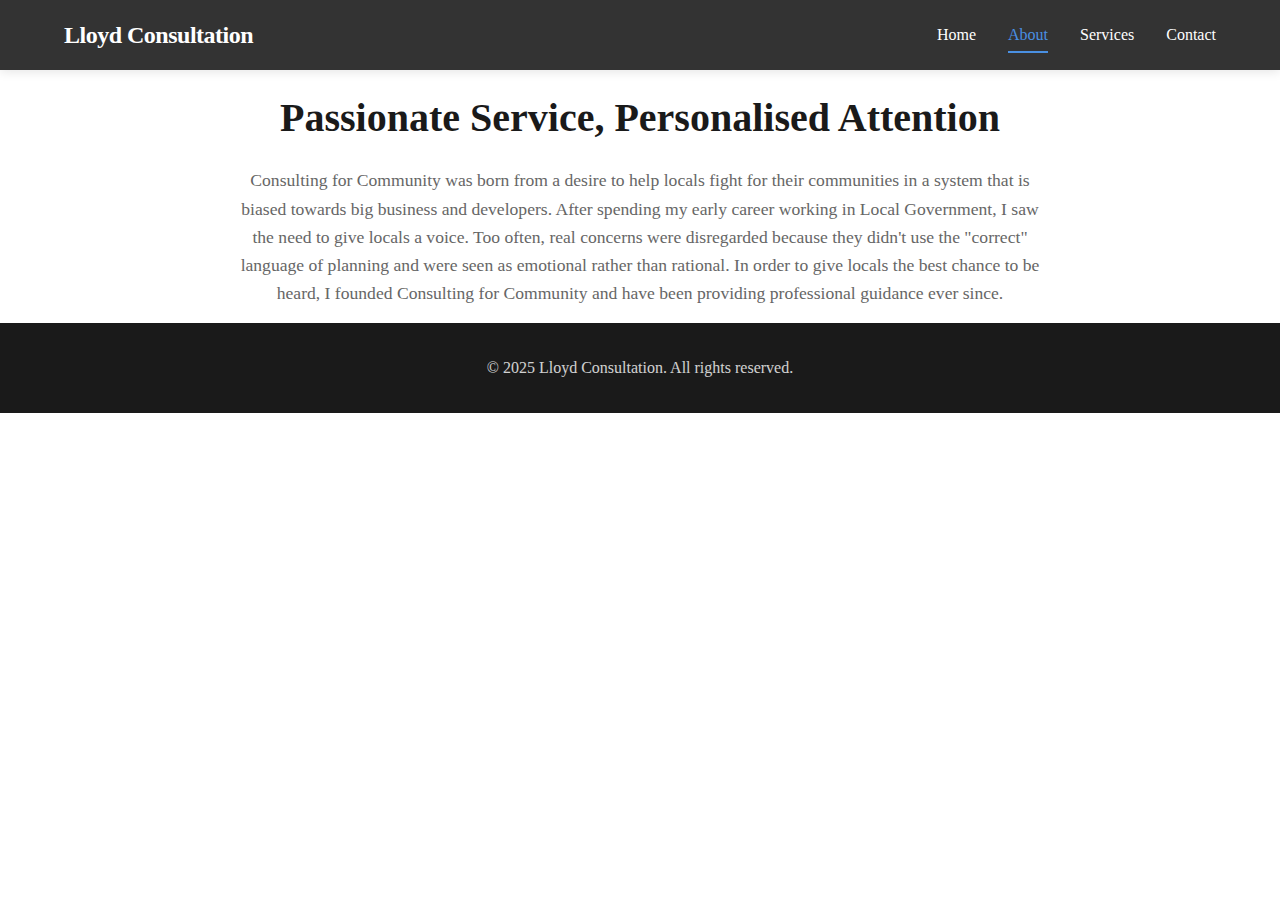
<file: about.html>
<!DOCTYPE html>
<html lang="en">
<head>
    <meta charset="UTF-8">
    <meta name="viewport" content="width=device-width, initial-scale=1.0">
    <link rel="stylesheet" href="css/style.css">
    <link href="https://fonts.googleapis.com/css2?family=Inter:wght@400;500;600;700&display=swap" rel="stylesheet">
    <title>About | Lloyd Consultation</title>
</head>
<body>
    <!-- Navigation Bar -->
    <nav class="navigation-bar">
        <div class="logo">Lloyd Consultation</div>
        <div class="nav-button-container">
            <a href="index.html" class="nav-link">Home</a>
            <a href="about.html" class="nav-link active">About</a>
            <a href="index.html#services" class="nav-link">Services</a>
            <a href="index.html#contact" class="nav-link">Contact</a>
        </div>
    </nav>

    <!-- About Section -->
    <section class="ethos-section">
        <div class="container">
            <h2 class="section-title">Passionate Service, Personalised Attention</h2>
            <p class="section-subtitle">Consulting for Community was born from a desire to help locals fight for their communities in a system that is biased towards big business and developers. After spending my early career working in Local Government, I saw the need to give locals a voice. Too often, real concerns were disregarded because they didn't use the "correct" language of planning and were seen as emotional rather than rational. In order to give locals the best chance to be heard, I founded Consulting for Community and have been providing professional guidance ever since.</p>
        </div>
    </section>

    <!-- Footer -->
    <footer class="footer">
        <p>&copy; 2025 Lloyd Consultation. All rights reserved.</p>
    </footer>
</body>
</html>
</file>
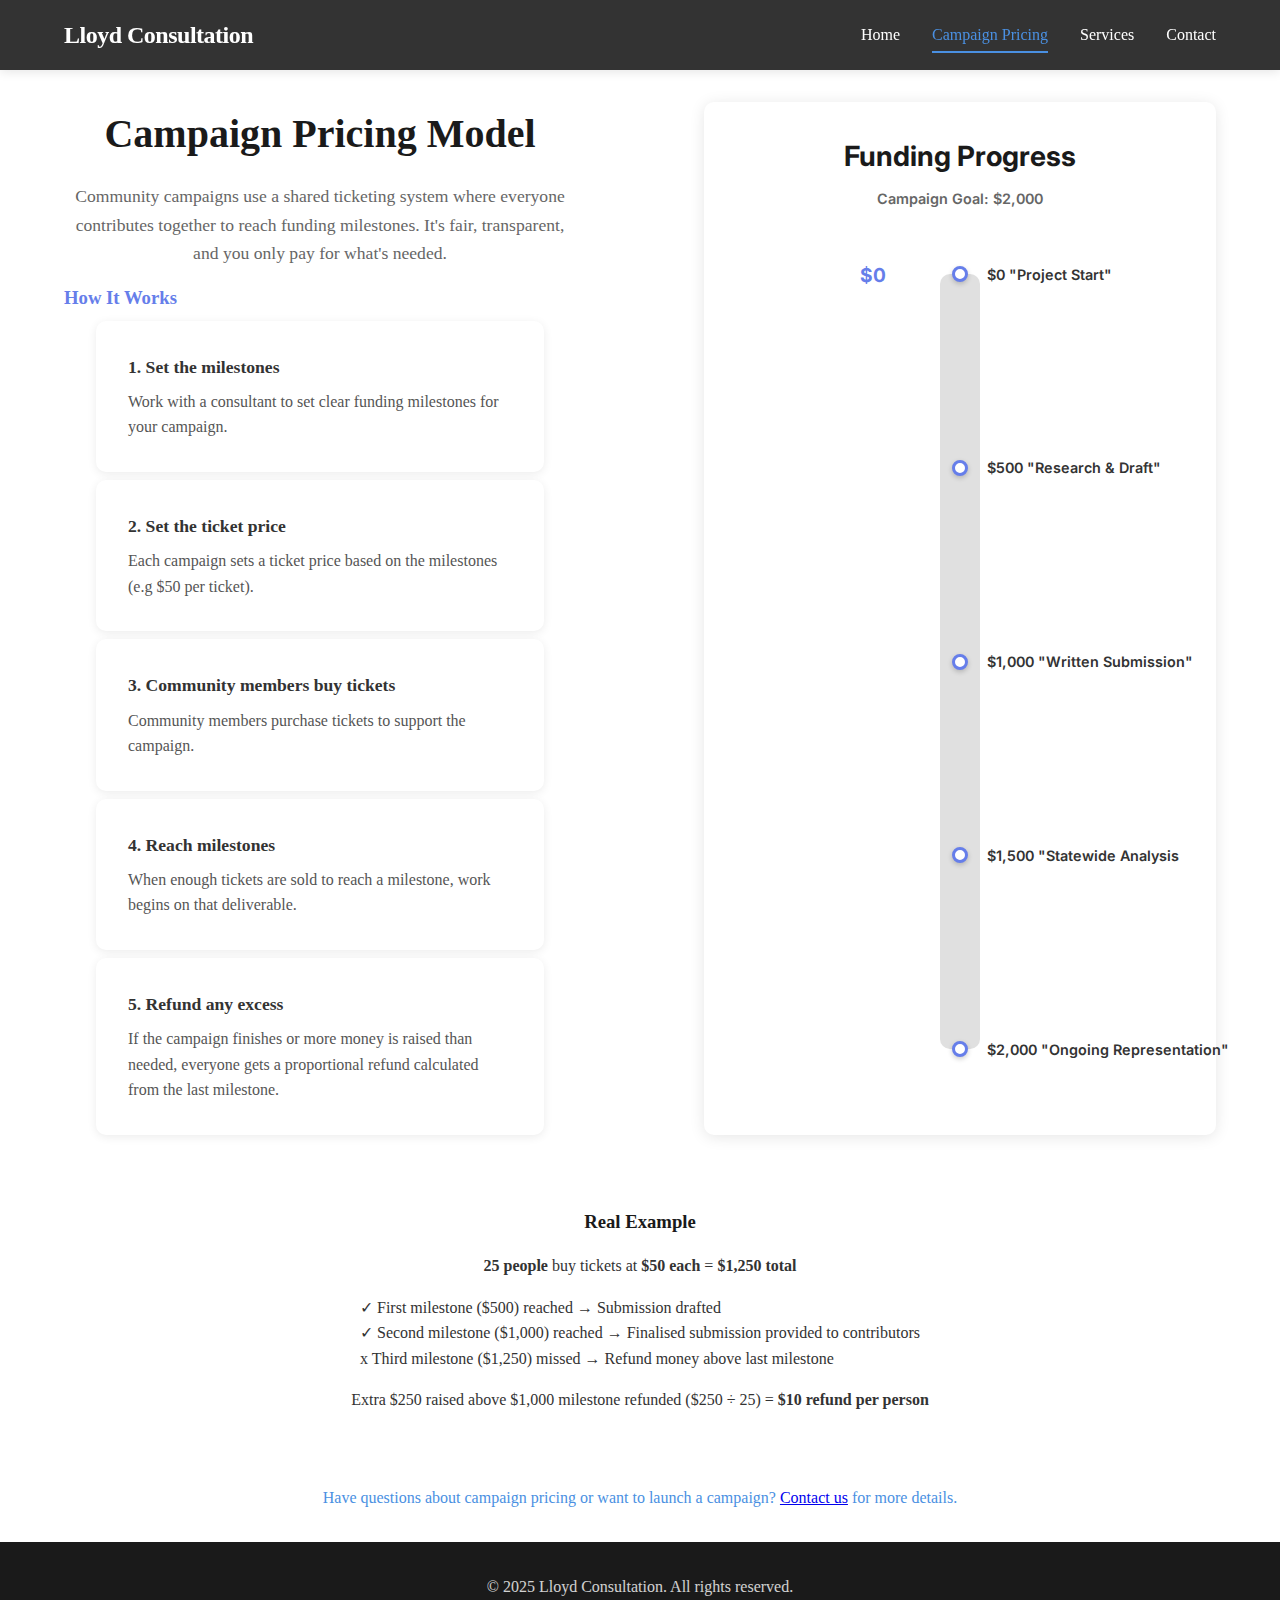
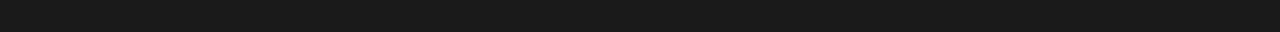
<file: campaign-pricing.html>
<!DOCTYPE html>
<html lang="en">
  <head>
    <meta charset="UTF-8" />
    <meta name="viewport" content="width=device-width, initial-scale=1.0" />
    <link rel="stylesheet" href="css/style.css" />
    <link
      href="https://fonts.googleapis.com/css2?family=Inter:wght@400;500;600;700&display=swap"
      rel="stylesheet"
    />
    <title>Campaign Pricing | Lloyd Consultation</title>
  </head>
  <body>
    <!-- Navigation Bar -->
    <nav class="navigation-bar">
      <div class="logo">Lloyd Consultation</div>
      <div class="nav-button-container">
        <a href="index.html" class="nav-link">Home</a>
        <a href="campaign-pricing.html" class="nav-link active"
          >Campaign Pricing</a
        >
        <a href="index.html#services" class="nav-link">Services</a>
        <a href="index.html#contact" class="nav-link">Contact</a>
      </div>
    </nav>

    <!-- Campaign Pricing Section -->
    <section>
      <div class="split-section">
        <div
          class="split-content"
          style="
            align-items: center;
            justify-content: flex-start;
            padding: 2rem 4rem;
            min-width: 50%;
          "
        >
          <h2 class="section-title" style="margin-top: 0rem">
            Campaign Pricing Model
          </h2>
          <p class="section-subtitle">
            Community campaigns use a shared ticketing system where everyone
            contributes together to reach funding milestones. It's fair,
            transparent, and you only pay for what's needed.
          </p>

          <div style="margin: rem 0">
            <h3 style="color: #667eea; margin-bottom: 0rem">How It Works</h3>
            <div class="service-card">
              <strong style="font-size: 1.1rem">1. Set the milestones</strong>
              <p style="margin: 0.5rem 0 0 0">
                Work with a consultant to set clear funding milestones for your
                campaign.
              </p>
            </div>
            <div class="service-card">
              <strong style="font-size: 1.1rem">2. Set the ticket price</strong>
              <p style="margin: 0.5rem 0 0 0">
                Each campaign sets a ticket price based on the milestones (e.g
                $50 per ticket).
              </p>
            </div>
            <div class="service-card">
              <strong style="font-size: 1.1rem"
                >3. Community members buy tickets</strong
              >
              <p style="margin: 0.5rem 0 0 0">
                Community members purchase tickets to support the campaign.
              </p>
            </div>
            <div class="service-card">
              <strong style="font-size: 1.1rem">4. Reach milestones</strong>
              <p style="margin: 0.5rem 0 0 0">
                When enough tickets are sold to reach a milestone, work begins
                on that deliverable.
              </p>
            </div>
            <div class="service-card">
              <strong style="font-size: 1.1rem">5. Refund any excess</strong>
              <p style="margin: 0.5rem 0 0 0">
                If the campaign finishes or more money is raised than needed,
                everyone gets a proportional refund calculated from the last
                milestone.
              </p>
            </div>
          </div>
        </div>

        <div
          class="split-content"
          style="align-items: center; justify-content: left; padding: 2rem 4rem"
        >
          <div
            class="funding-visual"
            style="
              width: 100%;
              height: 100%;
              max-width: none;
              display: flex;
              flex-direction: column;
              justify-content: flex-start;
              align-items: center;
              margin: 0 0 0.5rem 0;
            "
          >
            <h2 class="funding-title">Funding Progress</h2>
            <p
              class="funding-amount"
              style="font-size: 0.9rem; color: #666; margin-bottom: 2rem"
            >
              Campaign Goal: $2,000
            </p>
            <div
              style="
                position: relative;
                display: flex;
                align-items: flex-start;
                gap: 1rem;
                height: 80%;
              "
            >
              <p
                id="fillPercentageDisplay"
                style="
                  position: absolute;
                  left: -80px;
                  top: 0;
                  font-size: 1.2rem;
                  font-weight: 700;
                  color: #667eea;
                  transition: top 0.5s ease;
                  white-space: nowrap;
                  transform: translateY(57%);
                "
              >
                $0
              </p>
              <div
                class="milestone-bar-vertical"
                style="height: 100%; width: 40px"
              >
                <div
                  class="milestone-fill-vertical"
                  id="progressFill"
                  style="height: 0%"
                ></div>

                <!-- Milestone markers (top to bottom: $0 to $2000) -->
                <div class="milestone-marker-vertical" style="top: 0%">
                  <span class="milestone-label-vertical" data-milestone="0"
                    >$0 "Project Start"</span
                  >
                  <div class="milestone-dot-vertical" data-milestone="0"></div>
                </div>
                <div class="milestone-marker-vertical" style="top: 25%">
                  <span class="milestone-label-vertical" data-milestone="25"
                    >$500 "Research & Draft"</span
                  >
                  <div class="milestone-dot-vertical" data-milestone="25"></div>
                </div>
                <div class="milestone-marker-vertical" style="top: 50%">
                  <span class="milestone-label-vertical" data-milestone="50"
                    >$1,000 "Written Submission"</span
                  >
                  <div class="milestone-dot-vertical" data-milestone="50"></div>
                </div>
                <div class="milestone-marker-vertical" style="top: 75%">
                  <span class="milestone-label-vertical" data-milestone="75"
                    >$1,500 "Statewide Analysis</span
                  >
                  <div class="milestone-dot-vertical" data-milestone="75"></div>
                </div>
                <div class="milestone-marker-vertical" style="top: 100%">
                  <span class="milestone-label-vertical" data-milestone="100"
                    >$2,000 "Ongoing Representation"</span
                  >
                  <div
                    class="milestone-dot-vertical"
                    data-milestone="100"
                  ></div>
                </div>
              </div>
            </div>
          </div>
        </div>
      </div>
      <div
        style="
          display: flex;
          flex-direction: column;
          justify-content: center;
          align-items: center;
          padding: 2rem 2rem;
        "
      >
        <h3 style="color: #1a1a1a; margin-bottom: 0.5rem">Real Example</h3>
        <p style="margin: 0.5rem 0">
          <strong>25 people</strong> buy tickets at <strong>$50 each</strong> =
          <strong>$1,250 total</strong>
        </p>
        <p style="margin: 0.5rem 0">
          ✓ First milestone ($500) reached → Submission drafted<br />
          ✓ Second milestone ($1,000) reached → Finalised submission provided to
          contributors<br />
          x Third milestone ($1,250) missed → Refund money above last
          milestone<br />
        </p>
        <p style="margin: 0.5rem 0">
          Extra $250 raised above $1,000 milestone refunded ($250 ÷ 25) =
          <strong>$10 refund per person</strong>
        </p>
      </div>

      <div style="padding: 2rem; text-align: center">
        <p style="font-weight: 500; color: #4a90e2">
          Have questions about campaign pricing or want to launch a campaign?
          <a href="index.html#contact">Contact us</a> for more details.
        </p>
      </div>
    </section>

    <!-- Footer -->
    <footer class="footer">
      <p>&copy; 2025 Lloyd Consultation. All rights reserved.</p>
    </footer>

    <!-- Progress Bar Scroll Animation Script -->
    <script>
      let currentDisplayAmount = 0;
      let targetAmount = 0;
      let animationFrame = null;

      function animateNumber() {
        const diff = targetAmount - currentDisplayAmount;
        if (Math.abs(diff) > 1) {
          currentDisplayAmount += diff * 0.1; // Smooth easing
          const percentageDisplay = document.getElementById(
            "fillPercentageDisplay"
          );
          if (percentageDisplay) {
            percentageDisplay.textContent =
              "$" + Math.round(currentDisplayAmount).toLocaleString();
          }
          requestAnimationFrame(animateNumber);
        } else {
          currentDisplayAmount = targetAmount;
          const percentageDisplay = document.getElementById(
            "fillPercentageDisplay"
          );
          if (percentageDisplay) {
            percentageDisplay.textContent =
              "$" + Math.round(currentDisplayAmount).toLocaleString();
          }
          animationFrame = null; // Reset so it can start again
        }
      }

      window.addEventListener("scroll", function () {
        const progressBar = document.querySelector(".milestone-bar-vertical");
        const progressFill = document.getElementById("progressFill");

        if (!progressBar || !progressFill) return;

        // Get position of progress bar relative to viewport
        const rect = progressBar.getBoundingClientRect();
        const windowHeight = window.innerHeight;
        const windowMiddle = windowHeight / 2;

        // Calculate progress bar's top position relative to middle of screen
        const barTop = rect.top;
        const barBottom = rect.bottom;

        // 0% when bar top is at middle, 100% when bar bottom reaches middle
        let fillPercentage = 0;

        if (barTop <= windowMiddle && barBottom >= windowMiddle) {
          // Bar is crossing the middle line
          const distanceIntoMiddle = windowMiddle - barTop;
          fillPercentage = Math.min(
            (distanceIntoMiddle / rect.height) * 100,
            100
          );
        } else if (barBottom < windowMiddle) {
          // Bar has completely passed the middle
          fillPercentage = 100;
        }

        progressFill.style.height = fillPercentage + "%";

        // Update the dollar amount display with smooth animation
        const maxGoal = 2000;
        targetAmount = (fillPercentage / 100) * maxGoal;

        // Position the dollar display at the top of the fill
        const percentageDisplay = document.getElementById(
          "fillPercentageDisplay"
        );
        if (percentageDisplay && progressBar) {
          const fillTop = (fillPercentage / 100) * progressBar.offsetHeight;
          percentageDisplay.style.top = fillTop + "px";
        }

        // Update milestone label and dot colors based on fill percentage
        const milestoneLabels = document.querySelectorAll(
          ".milestone-label-vertical"
        );
        const milestoneDots = document.querySelectorAll(
          ".milestone-dot-vertical"
        );

        milestoneLabels.forEach((label) => {
          const milestoneValue = parseFloat(
            label.getAttribute("data-milestone")
          );
          if (fillPercentage >= milestoneValue) {
            label.style.color = "#667eea"; // Purple when reached
            label.style.fontWeight = "700"; // Bold when reached
          } else {
            label.style.color = "#333"; // Dark gray when not reached
            label.style.fontWeight = "600"; // Normal weight
          }
        });

        milestoneDots.forEach((dot) => {
          const milestoneValue = parseFloat(dot.getAttribute("data-milestone"));
          if (fillPercentage >= milestoneValue) {
            dot.style.background = "#667eea"; // Purple fill when reached
            dot.style.borderColor = "#667eea"; // Purple border
          } else {
            dot.style.background = "#fff"; // White when not reached
            dot.style.borderColor = "#667eea"; // Purple border
          }
        });

        if (animationFrame === null) {
          animationFrame = requestAnimationFrame(animateNumber);
        }
      });
    </script>
  </body>
</html>
</file>
<file: css/style.css>
/* ===== CSS Reset & Base Styles ===== */
* {
    margin: 0;
    padding: 0;
    box-sizing: border-box;
    /* outline: red solid 1px; */
}

body {
    line-height: 1.6;
    color: #333;
    background-color: #fff;
}

html {
    scroll-behavior: smooth;
}

/* ===== Navigation Bar ===== */
.navigation-bar {
    max-height: 10vh;
    background-color: #333;
    padding: 1rem 5%;
    display: flex;
    justify-content: space-between;
    align-items: center;
    position: sticky;
    top: 0;
    z-index: 1000;
    box-shadow: 0 2px 10px rgba(0, 0, 0, 0.1);
}

.logo {
    color: #fff;
    font-size: 1.5rem;
    font-weight: 700;
    letter-spacing: -0.5px;
}

.nav-button-container {
    display: flex;
    gap: 2rem;
}

.nav-link {
    color: #fff;
    text-decoration: none;
    font-weight: 500;
    transition: color 0.3s ease;
    position: relative;
}

.nav-link:hover,
.nav-link.active {
    color: #4A90E2;
}

.nav-link.active::after {
    content: '';
    position: absolute;
    bottom: -5px;
    left: 0;
    width: 100%;
    height: 2px;
    background-color: #4A90E2;
}

/* ===== Hero Section ===== */
.hero-section {
    background: url('../images/Australian-field.jpg') center/cover no-repeat;
    min-height: 100vh;
    display: flex;
    align-items: center;
    justify-content: center;
    text-align: center;
}

.hero-content {
    max-width: 600px;
    height: 400px;
    padding: 2rem 2rem; 
    background: rgba(255,255,255); /* white, 40% opacity */
    border-radius: 10px;
    color: #333;
}

.hero-title {
    font-size: 3.5rem;
    font-weight: 700;
    margin-bottom: 1.5rem;
    line-height: 1.2;
}

.hero-subtitle {
    font-size: 1.5rem;
    margin-bottom: 2.5rem;
    opacity: 0.95;
    font-weight: 400;
}

.cta-button {
    display: inline-block;
    background-color: #fff;
    color: #667eea;
    padding: 1rem 2.5rem;
    font-size: 1.1rem;
    font-weight: 600;
    text-decoration: none;
    border-radius: 50px;
    transition: transform 0.3s ease, box-shadow 0.3s ease;
    box-shadow: 0 4px 15px rgba(0, 0, 0, 0.2);
}

.cta-button:hover {
    transform: translateY(-2px);
    box-shadow: 0 6px 20px rgba(0, 0, 0, 0.3);
}

/* ===== Services Section ===== */
.services-section {
    background-color: #f8f9fa;
}

.container {
    max-width: 800px;
    margin: 0 auto;
}

.section-title {
    font-size: 2.5rem;
    font-weight: 700;
    text-align: center;
    margin: 1rem 0;
    color: #1a1a1a;
}

.section-subtitle {
    text-align: center;
    font-size: 1.1rem;
    color: #666;
    margin-bottom: 1rem;

}

.services-grid {
    display: grid;
    grid-template-columns: repeat(auto-fit, minmax(300px, 1fr));
    gap: 2rem;
    margin-top: 3rem;
}

.service-card {
    display: flex;
    flex-direction: column;
    background: #fff;
    padding: 2rem;
    margin: 0.5rem 2rem;
    border-radius: 10px;
    box-shadow: 0 2px 10px rgba(0, 0, 0, 0.08);
    transition: transform 0.3s ease, box-shadow 0.3s ease;
}

.service-card:hover {
    transform: translateY(-5px);
    box-shadow: 0 5px 20px rgba(0, 0, 0, 0.15);
}

.service-card h3 {
    font-size: 1.5rem;
    margin-bottom: 1rem;
    color: #667eea;
}

.service-card h5 {
    margin-top: auto;
    width: fit-content;
    align-self: flex-end;
}

.service-card p {
    color: #555;
    line-height: 1.6;
}

.split-section {
    display: flex;
    min-height: 50vh;
}

.split-image {
    flex: 1;
    min-width: 300px;
    background-size: cover;
    background-position: center;
}

.split-content {
    flex: 1;
    display: flex;
    flex-direction: column;
    justify-content: center;
}

.services-stack {
    display: flex;
    flex-direction: column;
    padding: 1rem 0;
}

/* ===== Contact Form Section ===== */
.contact-section {
    background-color: #f8f9fa;

}

.contact-form {
    max-width: 600px;
    margin: 0 auto;
    background: #f8f9fa;
    padding: 3rem;
    border-radius: 10px;
    box-shadow: 0 2px 15px rgba(0, 0, 0, 0.1);
}

.form-group {
    margin-bottom: 1.5rem;
}

.form-group label {
    display: block;
    margin-bottom: 0.5rem;
    font-weight: 600;
    color: #333;
}

.form-group input,
.form-group textarea {
    width: 100%;
    padding: 0.75rem;
    border: 1px solid #ddd;
    border-radius: 5px;
    font-size: 1rem;
    font-family: inherit;
    transition: border-color 0.3s ease;
}

.form-group input:focus,
.form-group textarea:focus {
    outline: none;
    border-color: #667eea;
}

.form-group textarea {
    min-height: 120px;
}

.submit-button {
    width: 100%;
    background: linear-gradient(135deg, #667eea 0%, #764ba2 100%);
    color: #fff;
    padding: 1rem;
    font-size: 1.1rem;
    font-weight: 600;
    border: none;
    border-radius: 5px;
    cursor: pointer;
    transition: transform 0.3s ease, box-shadow 0.3s ease;
}

.submit-button:hover {
    transform: translateY(-2px);
    box-shadow: 0 5px 15px rgba(102, 126, 234, 0.4);
}

/* Campaign Pricing Section */
.funding-visual {
  width: 100%;
  max-width: 500px;
  margin-top: 2rem;
  text-align: left;
  font-family: "Inter", sans-serif;
}

.funding-visual h2 {
  margin-bottom: 0.5rem;
}

.funding-amount {
  color: #4a90e2;
  font-weight: 600;
  margin-bottom: 1rem;
}

/* Bar container */
.milestone-bar {
  position: relative;
  background: #e6e6e6;
  height: 14px;
  border-radius: 8px;
  overflow: visible;
  margin: 2rem 0 3rem 0;
}

/* Filled section */
.milestone-bar .fill {
  height: 100%;
  background: linear-gradient(90deg, #4a90e2, #357ab8);
  border-radius: 8px;
  transition: width 1s ease;
}

/* Milestone markers */
.milestone {
  position: absolute;
  top: 20px;
  transform: translateX(-50%);
  font-size: 0.8rem;
  color: #555;
  white-space: nowrap;
}

.milestone::before {
  content: "";
  position: absolute;
  top: -22px;
  left: 50%;
  transform: translateX(-50%);
  width: 2px;
  height: 18px;
  background: #555;
  border-radius: 2px;
}


/* ===== Footer ===== */
.footer {
    background-color: #1a1a1a;
    color: #fff;
    text-align: center;
    padding: 2rem;
}

.footer p {
    margin: 0;
    opacity: 0.8;
}

/* ===== Responsive Design ===== */

/* Tablet and below (768px and smaller) */
@media (max-width: 768px) {
    .navigation-bar {
        flex-direction: column;
        padding: 1rem 2%;
        max-height: none;
    }

    .logo {
        font-size: 1.25rem;
        margin-bottom: 0.5rem;
    }

    .nav-button-container {
        gap: 1rem;
        flex-wrap: wrap;
        justify-content: center;
    }

    .nav-link {
        font-size: 0.9rem;
    }

    .hero-title {
        font-size: 2.5rem;
    }
    
    .hero-subtitle {
        font-size: 1.2rem;
    }

    .hero-content {
        max-width: 90%;
        height: auto;
        padding: 1.5rem;
    }

    .cta-button {
        padding: 0.8rem 2rem;
        font-size: 1rem;
    }

    .section-title {
        font-size: 2rem;
    }

    .section-subtitle {
        font-size: 1rem;
    }

    .split-section {
        flex-direction: column;
    }

    .split-image {
        min-height: 300px;
        order: 2;
    }

    .split-content {
        order: 1;
        padding: 2rem 1rem;
    }

    .services-stack {
        padding: 1rem;
    }

    .service-card {
        margin: 0.5rem 0;
    }
    
    .services-grid {
        grid-template-columns: 1fr;
    }
    
    .contact-form {
        padding: 2rem;
    }
}

/* Mobile (480px and smaller) */
@media (max-width: 480px) {
    .navigation-bar {
        padding: 0.75rem 1%;
    }

    .logo {
        font-size: 1.1rem;
    }

    .nav-button-container {
        gap: 0.5rem;
    }

    .nav-link {
        font-size: 0.8rem;
        padding: 0.25rem 0.5rem;
    }

    .hero-title {
        font-size: 1.8rem;
    }
    
    .hero-subtitle {
        font-size: 1rem;
        margin-bottom: 1.5rem;
    }

    .hero-content {
        padding: 1rem;
    }

    .cta-button {
        padding: 0.7rem 1.5rem;
        font-size: 0.9rem;
    }

    .section-title {
        font-size: 1.75rem;
    }

    .section-subtitle {
        font-size: 0.95rem;
    }

    .split-image {
        min-height: 200px;
    }

    .split-content {
        padding: 1.5rem 0.75rem;
    }

    .service-card {
        padding: 1.5rem;
        margin: 0.25rem 0;
    }

    .service-card h3 {
        font-size: 1.25rem;
    }

    .service-card p {
        font-size: 0.9rem;
    }

    .contact-form {
        padding: 1rem;
    }

    .footer {
        padding: 1.5rem;
        font-size: 0.9rem;
    }
}

/* Remove number input spinners on mobile */
input[type="number"]::-webkit-outer-spin-button,
input[type="number"]::-webkit-inner-spin-button {
    -webkit-appearance: none;
    margin: 0;
}

input[type="number"] {
    -moz-appearance: textfield;
}

/* ===== Campaign Pricing - Funding Visual ===== */
.funding-visual {
    width: 100%;
    max-width: 500px;
    padding: 2rem;
    background: #fff;
    border-radius: 10px;
    box-shadow: 0 2px 15px rgba(0, 0, 0, 0.1);
}

.funding-title {
    font-size: 1.75rem;
    font-weight: 700;
    color: #1a1a1a;
    margin-bottom: 0.5rem;
    text-align: center;
}

.funding-amount {
    font-size: 1.25rem;
    font-weight: 600;
    color: #667eea;
    text-align: center;
    margin-bottom: 2rem;
}

.milestone-bar {
    position: relative;
    width: 100%;
    height: 20px;
    background: #e0e0e0;
    border-radius: 10px;
    overflow: visible;
    margin: 3rem 0;
}

.milestone-fill {
    position: absolute;
    top: 0;
    left: 0;
    height: 100%;
    background: linear-gradient(90deg, #667eea 0%, #764ba2 100%);
    border-radius: 10px;
    transition: width 0.5s ease;
}

.milestone-marker {
    position: absolute;
    top: 50%;
    transform: translate(-50%, -50%);
    display: flex;
    flex-direction: column;
    align-items: center;
}

.milestone-dot {
    width: 16px;
    height: 16px;
    background: #fff;
    border: 3px solid #667eea;
    border-radius: 50%;
    box-shadow: 0 2px 5px rgba(0, 0, 0, 0.2);
    margin-bottom: 0.5rem;
}

.milestone-label {
    position: absolute;
    top: 35px;
    font-size: 0.9rem;
    font-weight: 600;
    color: #333;
    white-space: nowrap;
}

.funding-info {
    text-align: center;
    font-size: 1rem;
    color: #666;
    margin-top: 1rem;
}

/* ===== Vertical Progress Bar ===== */
.milestone-bar-vertical {
    position: relative;
    width: 20px;
    height: 400px;
    background: #e0e0e0;
    border-radius: 10px;
    overflow: visible;
    margin: 2rem auto;
}

.milestone-fill-vertical {
    position: absolute;
    top: 0;
    left: 0;
    width: 100%;
    background: linear-gradient(180deg, #667eea 0%, #764ba2 100%);
    border-radius: 10px;
    transition: height 0.5s ease;
}

.milestone-marker-vertical {
    position: absolute;
    left: 50%;
    transform: translate(-50%, -50%);
    display: flex;
    align-items: center;
    gap: 1rem;
}

.milestone-dot-vertical {
    width: 16px;
    height: 16px;
    background: #fff;
    border: 3px solid #667eea;
    border-radius: 50%;
    box-shadow: 0 2px 5px rgba(0, 0, 0, 0.2);
    transition: background 0.5s ease, border-color 0.5s ease;
}

.milestone-label-vertical {
    position: absolute;
    left: 35px;
    font-size: 0.9rem;
    font-weight: 600;
    color: #333;
    white-space: nowrap;
    transition: color 0.5s ease, font-weight 0.5s ease;
}
</file>
